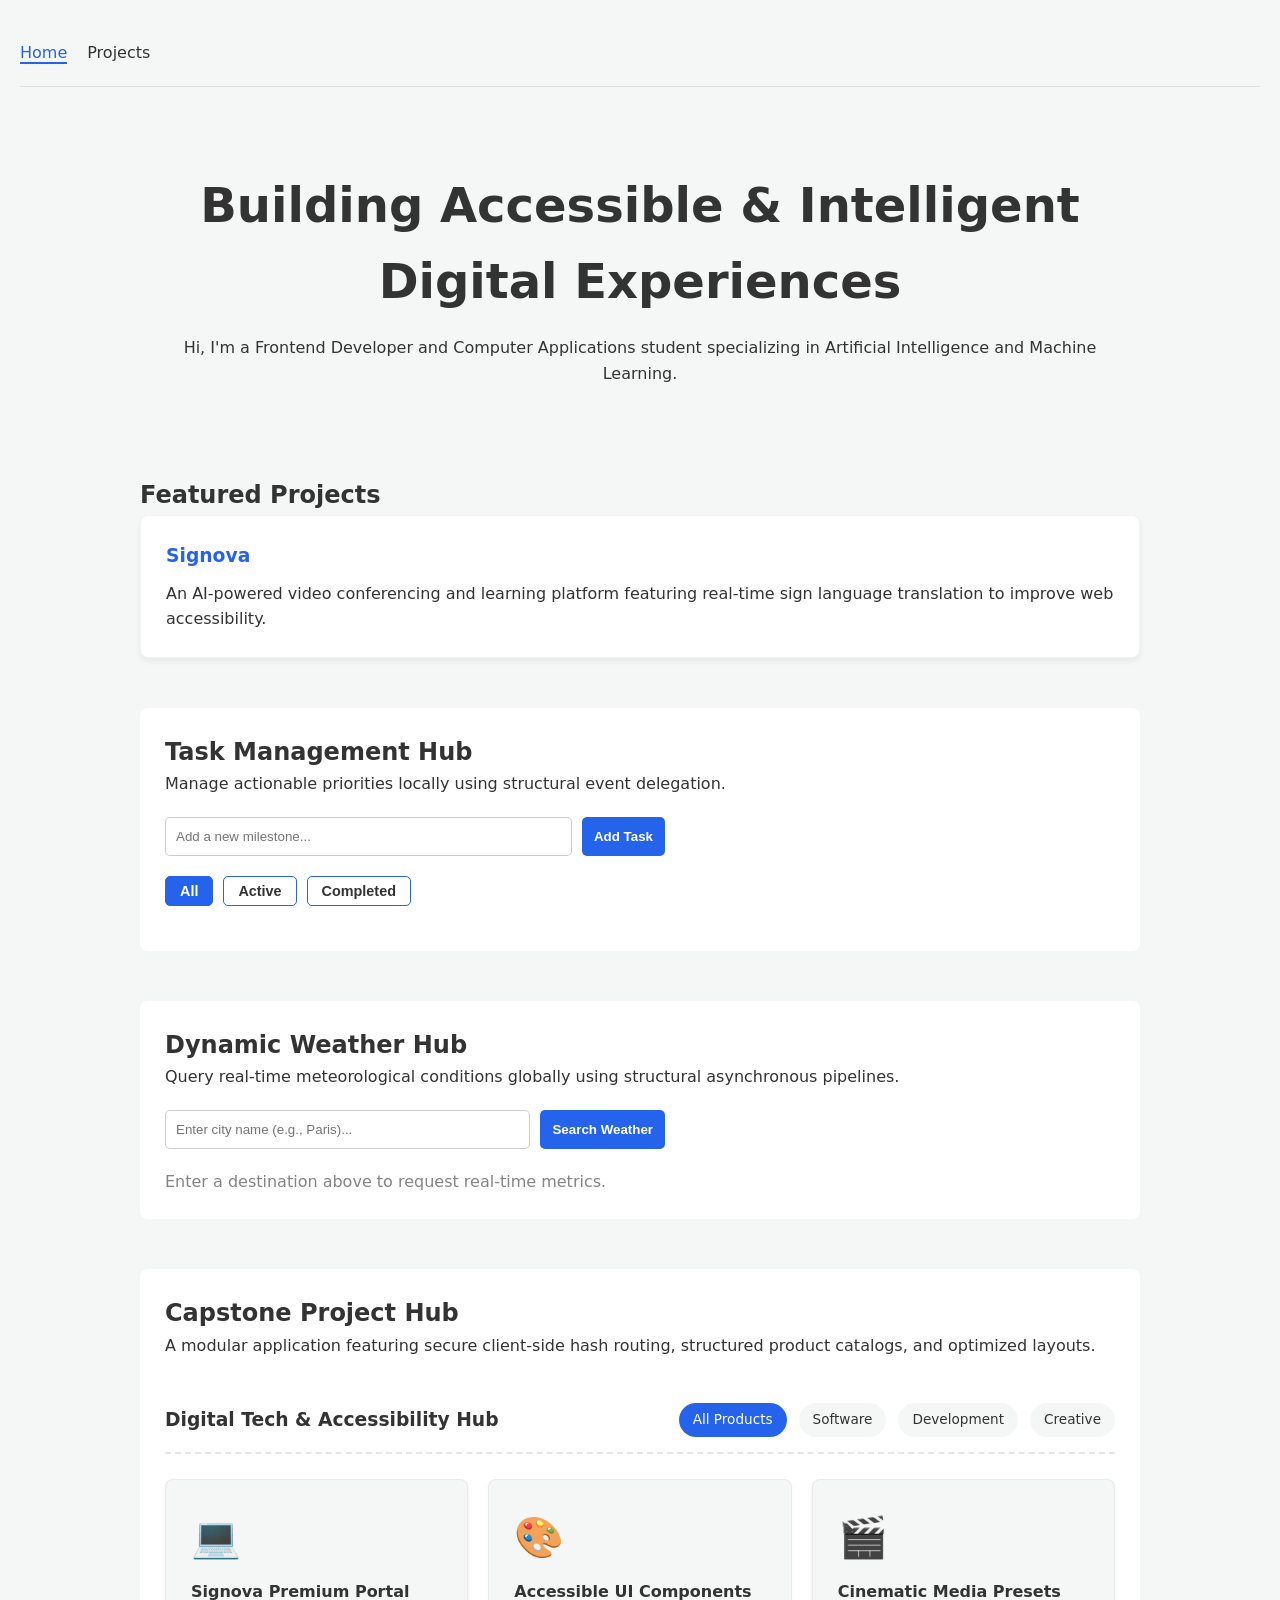
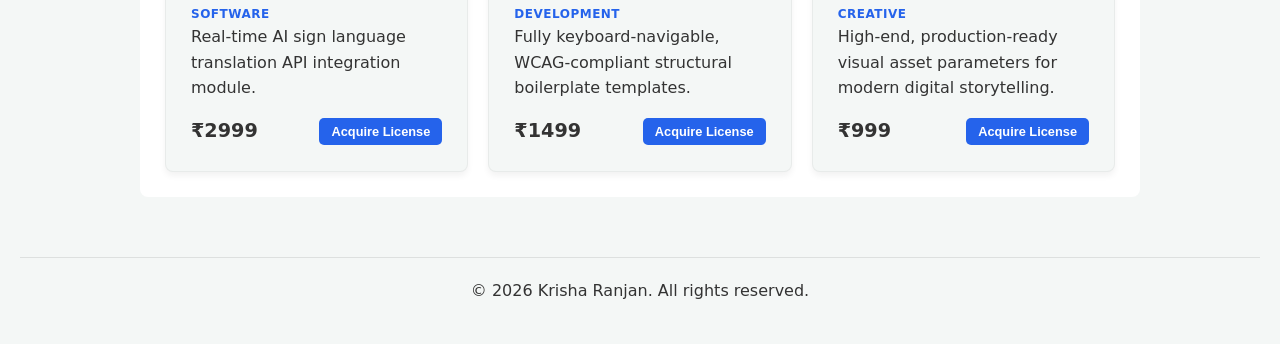
<file: index.html>
<!DOCTYPE html>
<html lang="en">
<head>
    <meta charset="UTF-8">
    <meta name="viewport" content="width=device-width, initial-scale=1.0">
    <!-- SEO Meta Tags -->
    <title>Krisha Ranjan | Frontend Developer & AI/ML Student</title>
    <meta name="description" content="Professional portfolio of Krisha Ranjan, a Frontend Developer and BCA AI/ML student specializing in accessible web applications and UI/UX design.">
    <meta name="keywords" content="Krisha Ranjan, Frontend Developer, AI/ML, Web Accessibility, Signova, Portfolio">
    <meta name="author" content="Krisha Ranjan">
    <link rel="stylesheet" href="style.css">
</head>
<body>

    <!-- Accessible Skip Link for Keyboard Navigation -->
    <a href="#main-content" style="position: absolute; left: -10000px; top: auto; width: 1px; height: 1px; overflow: hidden;">Skip to main content</a>

    <!-- Main Navigation Header -->
    <header role="banner">
        <nav aria-label="Main Navigation">
            <ul>
                <li><a href="index.html" aria-current="page">Home</a></li>
                <li><a href="#projects">Projects</a></li>
            </ul>
        </nav>
    </header>

    <!-- Main Content Area -->
    <main id="main-content">
        
        <!-- Hero Section -->
        <section id="hero" aria-labelledby="hero-heading">
            <h2 id="hero-heading">Building Accessible & Intelligent Digital Experiences</h2>
            <p>Hi, I'm a Frontend Developer and Computer Applications student specializing in Artificial Intelligence and Machine Learning.</p>
        </section>

        <!-- Featured Projects Section -->
        <section id="projects" aria-labelledby="projects-heading">
            <h2 id="projects-heading">Featured Projects</h2>
            <article>
                <h3>Signova</h3>
                <p>An AI-powered video conferencing and learning platform featuring real-time sign language translation to improve web accessibility.</p>
            </article>
        </section>

        <!-- Interactive Task Management Section (Task 3) -->
        <section id="todo-app" aria-labelledby="todo-heading" style="margin-top: 50px; padding: 25px; background: var(--card-bg); border-radius: 8px;">
            <h2 id="todo-heading">Task Management Hub</h2>
            <p>Manage actionable priorities locally using structural event delegation.</p>
            
            <form id="todo-form" style="display:flex; flex-direction:row; gap:10px; margin: 20px 0;">
                <input type="text" id="todo-input" placeholder="Add a new milestone..." required aria-label="New milestone description" style="flex:1;">
                <button type="submit">Add Task</button>
            </form>

            <div class="filter-controls" style="margin-bottom: 20px; display:flex; gap:10px;">
                <button class="filter-btn active" data-filter="all">All</button>
                <button class="filter-btn" data-filter="active">Active</button>
                <button class="filter-btn" data-filter="completed">Completed</button>
            </div>

            <ul id="todo-list" style="list-style:none; padding:0; display:flex; flex-direction:column; gap:10px;"></ul>
        </section>

        <!-- Asynchronous Weather Dashboard Section (Task 4) -->
        <section id="weather-app" aria-labelledby="weather-heading" style="margin-top: 50px; padding: 25px; background: var(--card-bg); border-radius: 8px;">
            <h2 id="weather-heading">Dynamic Weather Hub</h2>
            <p>Query real-time meteorological conditions globally using structural asynchronous pipelines.</p>
            
            <form id="weather-form" style="display:flex; flex-direction:row; gap:10px; margin: 20px 0;">
                <input type="text" id="city-input" placeholder="Enter city name (e.g., Paris)..." required aria-label="City query input" style="flex:1;">
                <button type="submit">Search Weather</button>
            </form>

            <div id="weather-info">
                <p style="opacity:0.6;">Enter a destination above to request real-time metrics.</p>
            </div>
        </section>

        <!-- Modular Capstone Project Section: E-Commerce Architecture (Task 5) -->
        <section id="capstone-app" aria-labelledby="capstone-heading" style="margin-top: 50px; padding: 25px; background: var(--card-bg); border-radius: 8px;">
            <h2 id="capstone-heading">Capstone Project Hub</h2>
            <p>A modular application featuring secure client-side hash routing, structured product catalogs, and optimized layouts.</p>
            
            <!-- Target container for the routing application injection -->
            <div id="store-app-container" style="margin-top: 25px;"></div>
        </section>

    </main>

    <!-- Site Footer -->
    <footer role="contentinfo">
        <p>&copy; 2026 Krisha Ranjan. All rights reserved.</p>
    </footer>

    <script src="app.js"></script>
    <script src="weather.js"></script>
    <script src="store.js"></script>

</body>
</html>
</file>
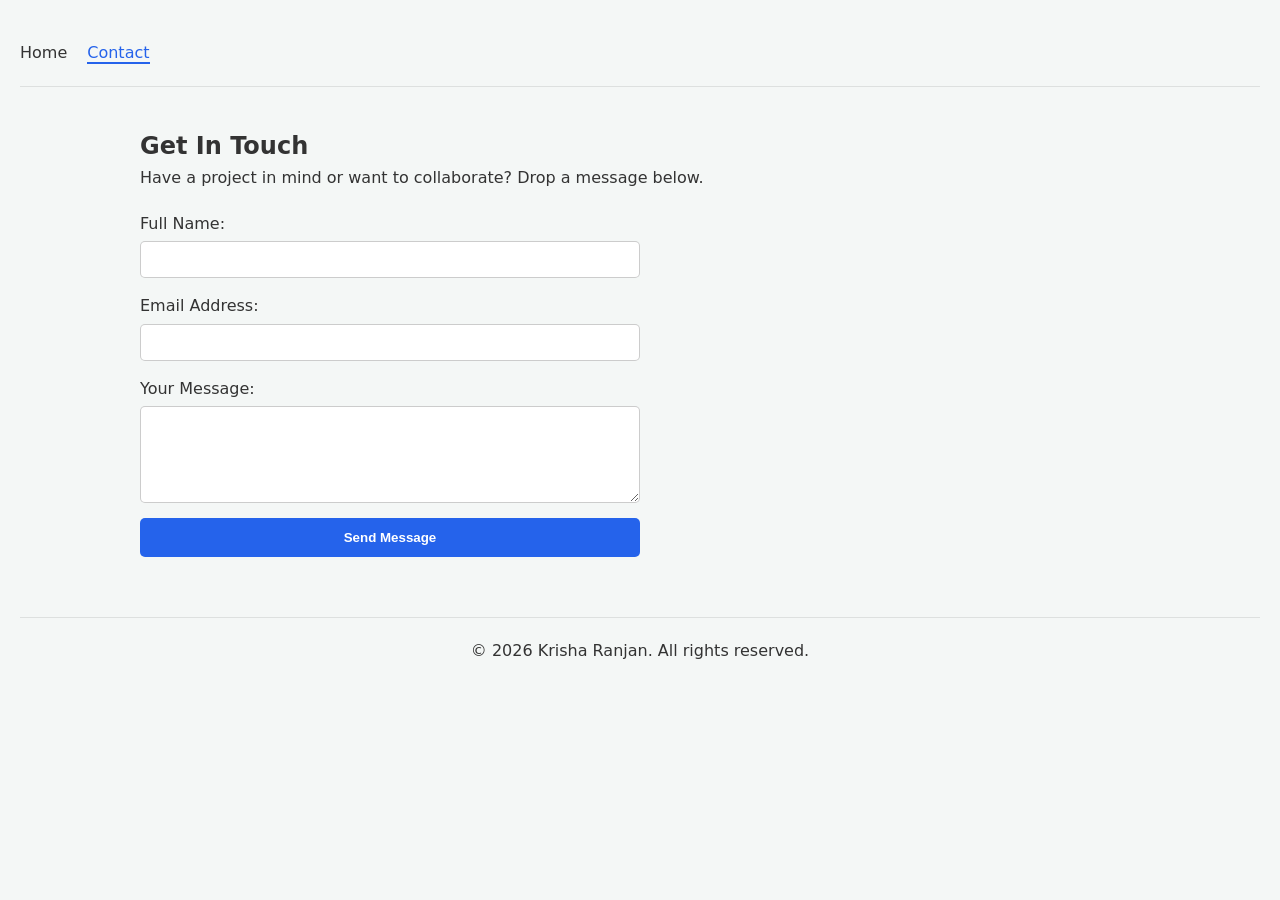
<file: contact.html>
<!DOCTYPE html>
<html lang="en">
<head>
    <meta charset="UTF-8">
    <meta name="viewport" content="width=device-width, initial-scale=1.0">
    <title>Contact | Krisha Ranjan</title>
    <meta name="description" content="Get in touch with Krisha Ranjan for frontend development, AI/ML collaborations, or media projects.">
    <link rel="stylesheet" href="style.css">
</head>
<body>

    <header role="banner">
        <nav aria-label="Main Navigation">
            <ul>
                <li><a href="index.html">Home</a></li>
                <li><a href="contact.html" aria-current="page">Contact</a></li>
            </ul>
        </nav>
    </header>

    <main id="main-content">
        <section aria-labelledby="contact-heading">
            <h2 id="contact-heading">Get In Touch</h2>
            <p>Have a project in mind or want to collaborate? Drop a message below.</p>

            <!-- Accessible Form -->
            <form action="#" method="POST">
                <div>
                    <label for="name">Full Name:</label>
                    <input type="text" id="name" name="name" required aria-required="true" autocomplete="name">
                </div>
                <div>
                    <label for="email">Email Address:</label>
                    <input type="email" id="email" name="email" required aria-required="true" autocomplete="email">
                </div>
                <div>
                    <label for="message">Your Message:</label>
                    <textarea id="message" name="message" rows="5" required aria-required="true"></textarea>
                </div>
                <button type="submit" aria-label="Submit contact form">Send Message</button>
            </form>
        </section>
    </main>

    <footer role="contentinfo">
        <p>&copy; 2026 Krisha Ranjan. All rights reserved.</p>
    </footer>

</body>
</html>
</file>
<file: style.css>
/* Custom CSS Variables for Light / Dark Theme */
:root {
    --bg-color: #f4f7f6;
    --text-color: #333333;
    --card-bg: #ffffff;
    --accent-color: #2563eb;
    --accent-hover: #1d4ed8;
    --footer-bg: #1e293b;
    --footer-text: #f8fafc;
}

/* Automatic Dark Mode Setup using Media Queries */
@media (prefers-color-scheme: dark) {
    :root {
        --bg-color: #0f172a;
        --text-color: #f8fafc;
        --card-bg: #1e293b;
        --accent-color: #3b82f6;
        --accent-hover: #60a5fa;
    }
}

/* Global Reset */
* {
    margin: 0;
    padding: 0;
    box-sizing: border-box;
}

body {
    font-family: system-ui, -apple-system, sans-serif;
    background-color: var(--bg-color);
    color: var(--text-color);
    line-height: 1.6;
    padding: 20px;
    transition: background-color 0.3s, color 0.3s;
}

/* Flexbox Header Structure */
header {
    display: flex;
    justify-content: space-between;
    align-items: center;
    padding: 20px 0;
    border-bottom: 1px solid rgba(128, 128, 128, 0.2);
    margin-bottom: 40px;
}

nav ul {
    display: flex;
    list-style: none;
    gap: 20px;
}

nav a {
    color: var(--text-color);
    text-decoration: none;
    font-weight: 500;
}

nav a[aria-current="page"] {
    color: var(--accent-color);
    border-bottom: 2px solid var(--accent-color);
}

/* Mobile-First Layout / Main container */
main {
    max-width: 1000px;
    margin: 0 auto;
}

#hero {
    margin-bottom: 50px;
    text-align: center;
    padding: 40px 20px;
}

#hero h2 {
    font-size: 2rem;
    margin-bottom: 15px;
}

/* CSS Grid for Projects Grid Layout */
.projects-grid {
    display: grid;
    grid-template-columns: 1fr; /* 1 Column on mobile devices */
    gap: 20px;
    margin-top: 20px;
}

/* Responsive Tablet & Desktop Architecture */
@media (min-width: 768px) {
    #hero h2 {
        font-size: 3rem;
    }
    .projects-grid {
        grid-template-columns: repeat(2, 1fr); /* 2 Columns on larger screens */
    }
}

article {
    background-color: var(--card-bg);
    padding: 25px;
    border-radius: 8px;
    box-shadow: 0 4px 6px rgba(0,0,0,0.05);
    border: 1px solid rgba(128, 128, 128, 0.1);
}

article h3 {
    margin-bottom: 10px;
    color: var(--accent-color);
}

/* Accessible Contact Form Styling */
form {
    display: flex;
    flex-direction: column;
    gap: 15px;
    max-width: 500px;
    margin: 20px 0;
}

form div {
    display: flex;
    flex-direction: column;
    gap: 5px;
}

input, textarea {
    padding: 10px;
    border-radius: 5px;
    border: 1px solid rgba(128, 128, 128, 0.4);
    background-color: var(--card-bg);
    color: var(--text-color);
}

button {
    padding: 12px;
    background-color: var(--accent-color);
    color: white;
    border: none;
    border-radius: 5px;
    font-weight: bold;
    cursor: pointer;
}

button:hover {
    background-color: var(--accent-hover);
}

footer {
    text-align: center;
    margin-top: 60px;
    padding: 20px 0;
    border-top: 1px solid rgba(128, 128, 128, 0.2);
}

/* Task 3 App Specifics */
.todo-item {
    display: flex;
    align-items: center;
    justify-content: space-between;
    background: var(--bg-color);
    padding: 12px 18px;
    border-radius: 6px;
    border: 1px solid rgba(128, 128, 128, 0.2);
}

.todo-item.completed .todo-text {
    text-decoration: line-through;
    opacity: 0.6;
}

.delete-btn {
    background-color: #ef4444;
    padding: 6px 12px;
    font-size: 0.85rem;
}
.delete-btn:hover {
    background-color: #dc2626;
}

.filter-btn {
    background: transparent;
    border: 1px solid var(--accent-color);
    color: var(--text-color);
    padding: 6px 14px;
    font-size: 0.9rem;
}
.filter-btn.active, .filter-btn:hover {
    background: var(--accent-color);
    color: white;
}
/* Task 4 Weather Module Styles */
.weather-card {
    background: var(--bg-color);
    padding: 20px;
    border-radius: 6px;
    border-left: 5px solid var(--accent-color);
    margin-top: 15px;
}
.weather-card h3 {
    margin-bottom: 15px;
}
.weather-stat {
    display: flex;
    justify-content: space-between;
    padding: 8px 0;
    border-bottom: 1px solid rgba(128, 128, 128, 0.1);
}
.stat-label {
    font-weight: 500;
}
.stat-value {
    font-weight: bold;
    color: var(--accent-color);
}
.weather-error {
    background-color: rgba(239, 68, 68, 0.1);
    color: #ef4444;
    padding: 15px;
    border-radius: 6px;
    border: 1px solid rgba(239, 68, 68, 0.2);
    margin-top: 15px;
}
.loading {
    font-style: italic;
    opacity: 0.7;
}
/* Task 5 Capstone Application Layout Styles */
.store-sub-header {
    display: flex;
    flex-direction: column;
    gap: 15px;
    margin-bottom: 25px;
    padding-bottom: 15px;
    border-bottom: 2px dashed rgba(128, 128, 128, 0.2);
}
.router-nav {
    display: flex;
    gap: 12px;
}
.route-link {
    padding: 6px 14px;
    background: var(--bg-color);
    border-radius: 20px;
    font-size: 0.85rem;
    color: var(--text-color);
}
.route-link.active-route {
    background: var(--accent-color);
    color: white !important;
}
.product-grid {
    display: grid;
    grid-template-columns: 1fr;
    gap: 20px;
}
@media (min-width: 600px) {
    .product-grid {
        grid-template-columns: repeat(3, 1fr);
    }
    .store-sub-header {
        flex-direction: row;
        justify-content: space-between;
        align-items: center;
    }
}
.product-card {
    display: flex;
    flex-direction: column;
    background: var(--bg-color) !important;
}
.product-icon {
    font-size: 2.5rem;
    margin-bottom: 10px;
}
.product-tag {
    font-size: 0.75rem;
    text-transform: uppercase;
    font-weight: bold;
    color: var(--accent-color);
    letter-spacing: 0.5px;
}
.product-footer {
    display: flex;
    justify-content: space-between;
    align-items: center;
    margin-top: auto;
    padding-top: 15px;
}
.product-price {
    font-weight: bold;
    font-size: 1.2rem;
}
.buy-btn {
    padding: 6px 12px;
    font-size: 0.8rem;
}
</file>
